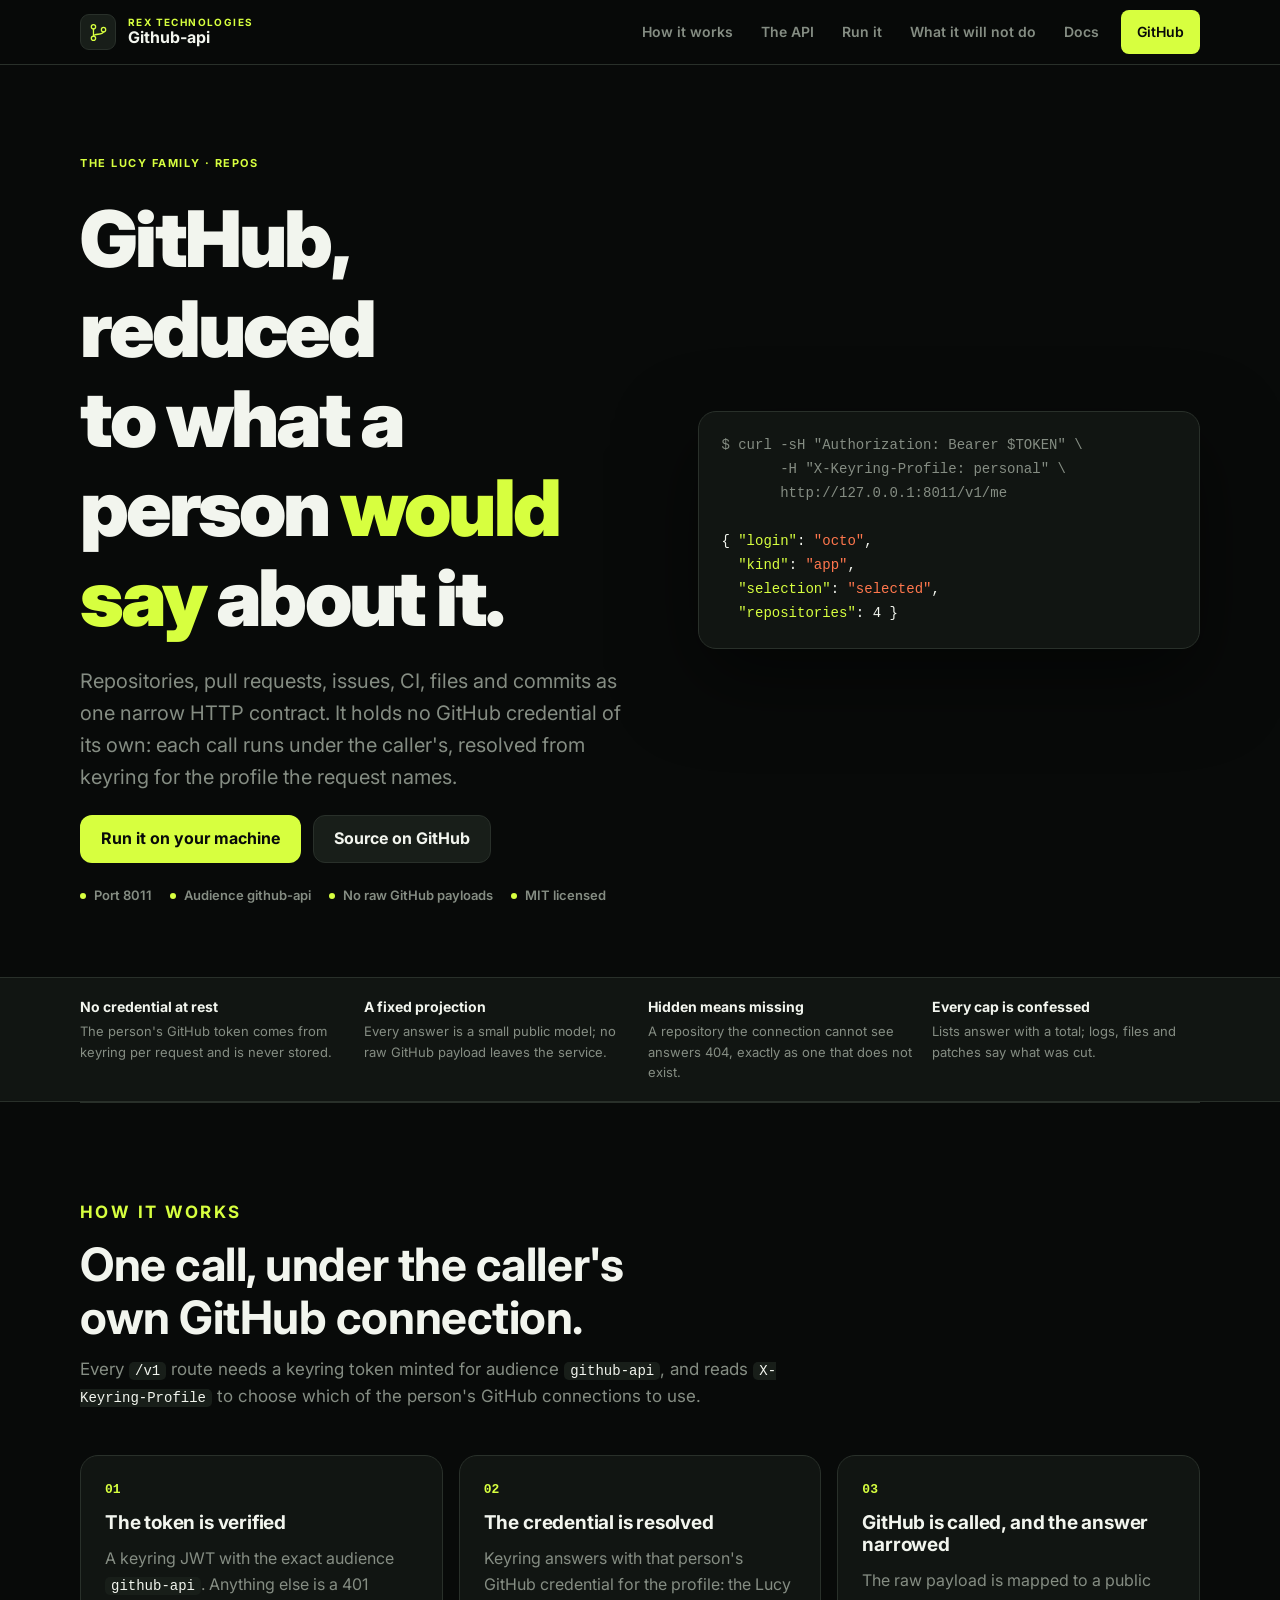
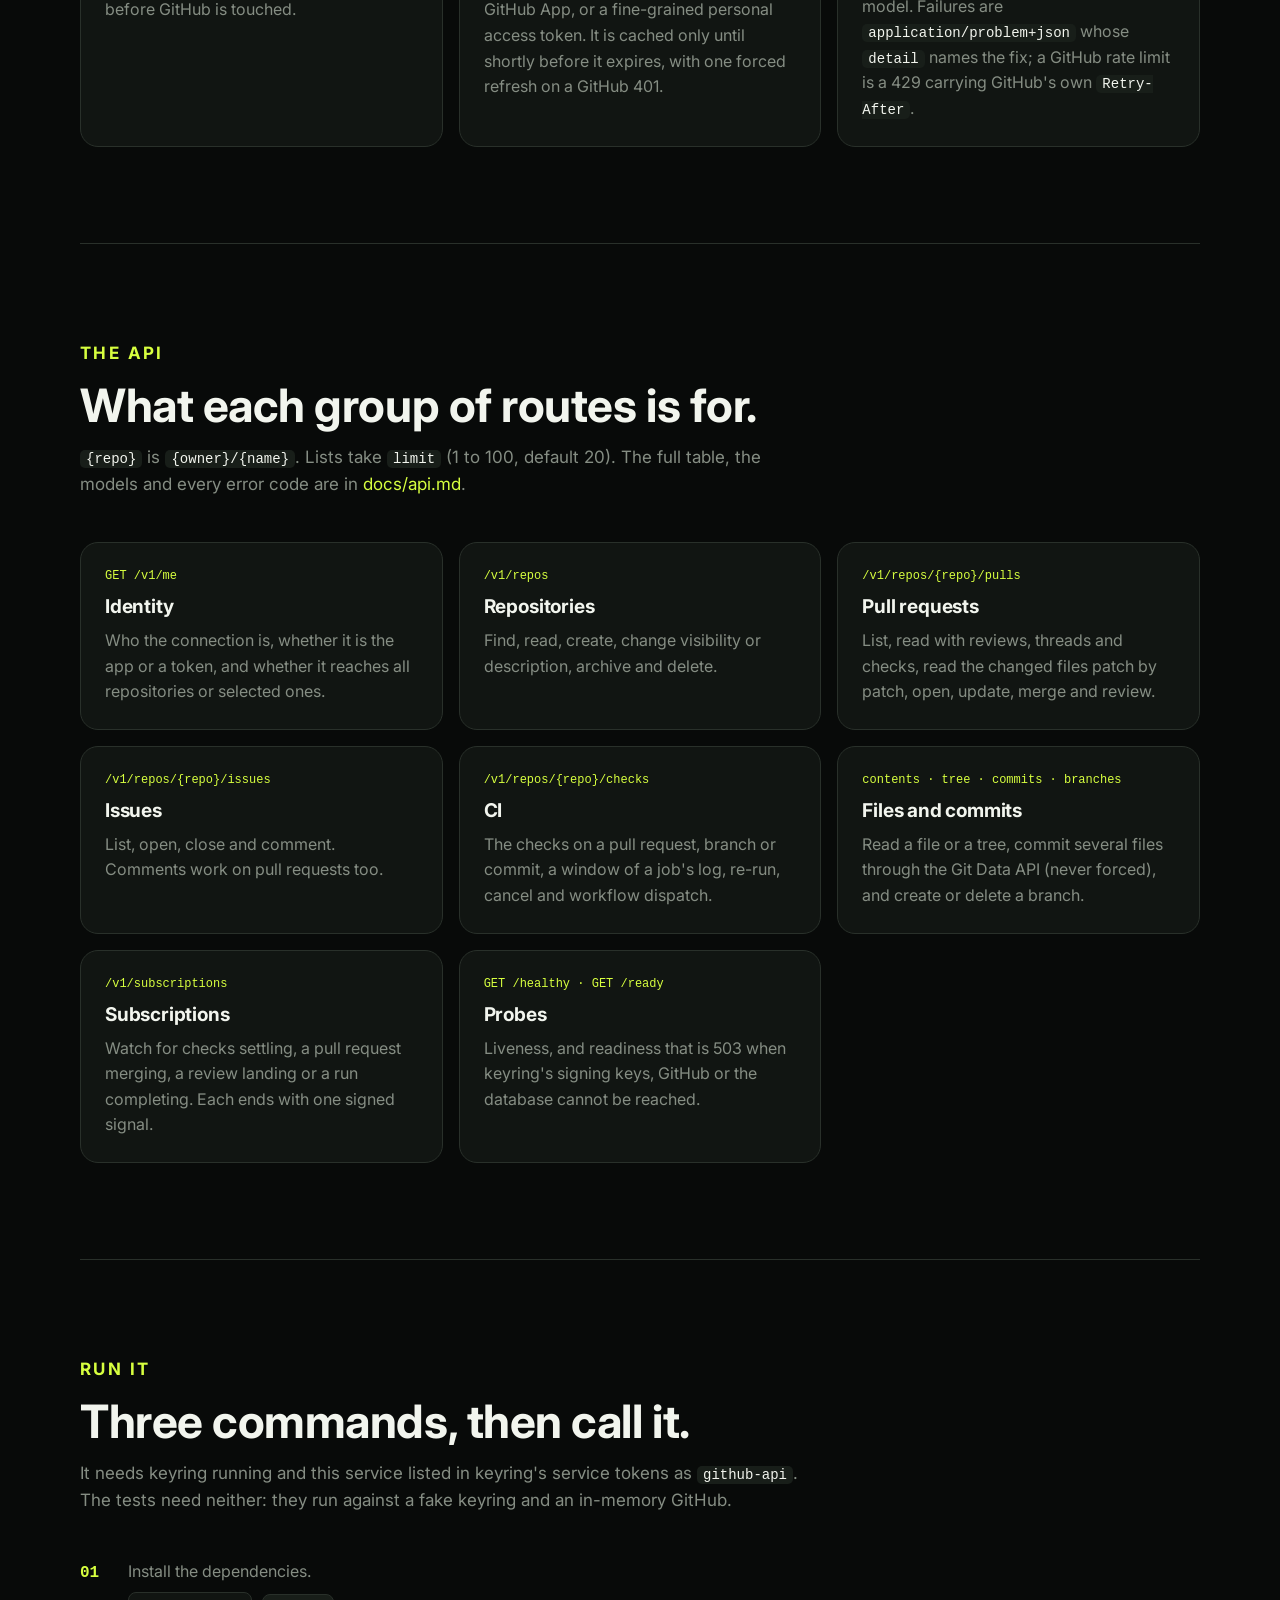
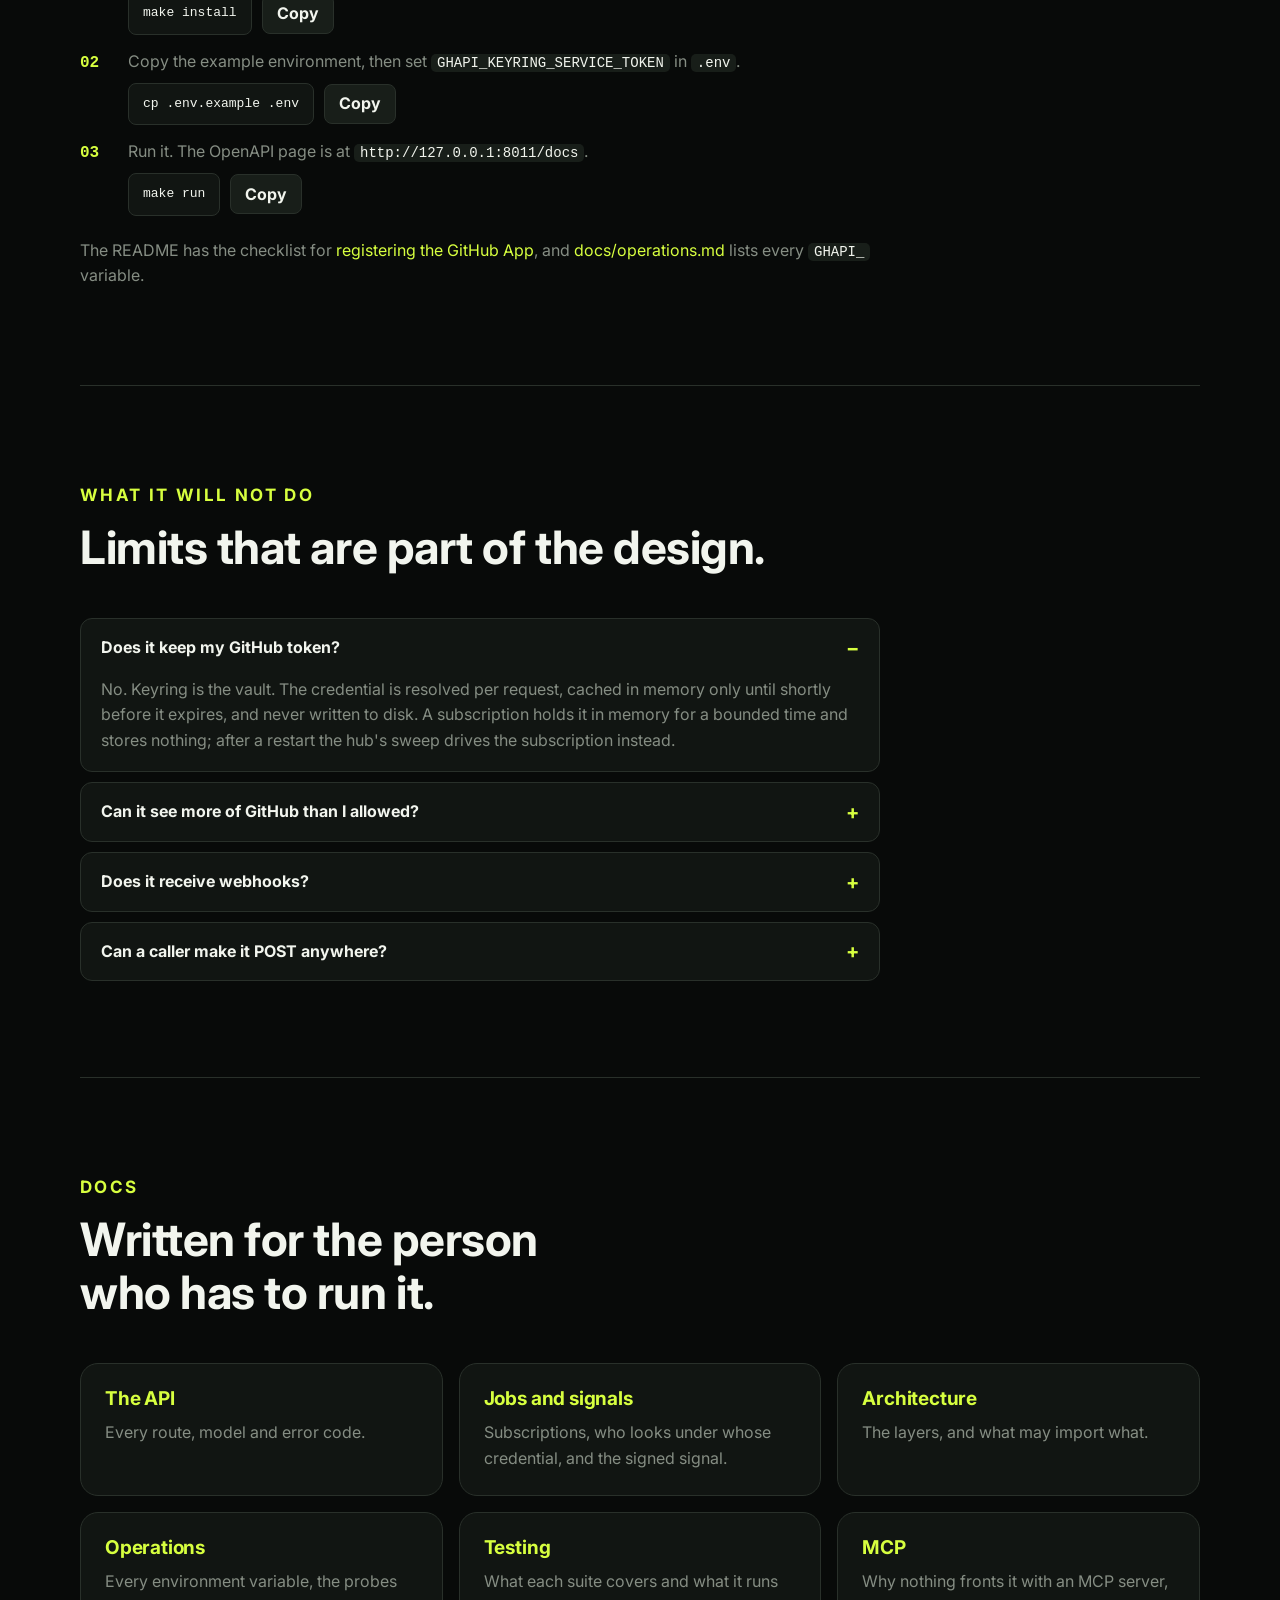
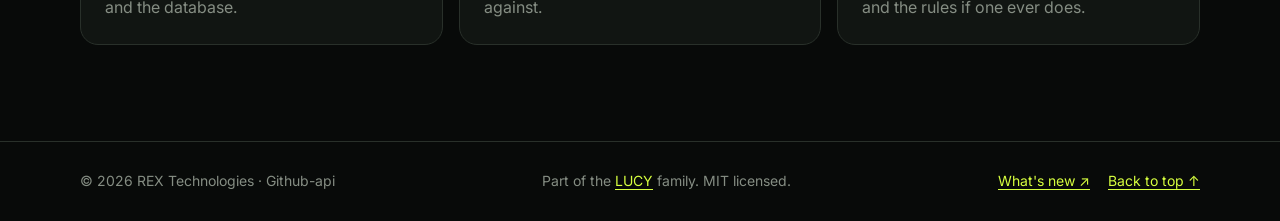
<file: site/index.html>
<!doctype html>
<html lang="en" class="no-js">
<head>
<meta charset="utf-8">
<meta name="viewport" content="width=device-width,initial-scale=1">
<meta name="description" content="Github-api is the LUCY family&#x27;s repos service: repositories, pull requests, issues, CI, files and commits as a narrow HTTP contract, under the person&#x27;s own GitHub credential resolved from keyring, with subscriptions that end in one signed signal. A REX Technologies product.">
<meta name="robots" content="index,follow">
<meta name="color-scheme" content="dark">
<meta name="theme-color" content="#080A09">
<meta property="og:title" content="Github-api — GitHub for an assistant — REX Technologies">
<meta property="og:description" content="Github-api is the LUCY family&#x27;s repos service: repositories, pull requests, issues, CI, files and commits as a narrow HTTP contract, under the person&#x27;s own GitHub credential resolved from keyring, with subscriptions that end in one signed signal. A REX Technologies product.">
<meta property="og:type" content="website">
<meta property="og:url" content="https://tochi-mba.github.io/Github-api/">
<meta name="twitter:card" content="summary">
<link rel="canonical" href="https://tochi-mba.github.io/Github-api/">
<link rel="icon" href="favicon.svg" type="image/svg+xml">
<link rel="preconnect" href="https://fonts.googleapis.com">
<link rel="preconnect" href="https://fonts.gstatic.com" crossorigin>
<link href="https://fonts.googleapis.com/css2?family=Inter:wght@400;600;700;900&display=swap" rel="stylesheet">
<link rel="stylesheet" href="styles.css">
<script>document.documentElement.classList.replace("no-js","js");</script>
<noscript><style>@media(max-width:760px){.site-nav{display:flex!important;position:static!important;flex-direction:column}.menu-button{display:none!important}}</style></noscript>
<title>Github-api — GitHub for an assistant — REX Technologies</title>
</head>
<body>
<a class="skip-link" href="#main">Skip to content</a>
<div class="ambient ambient-one" aria-hidden="true"></div>
<div class="ambient ambient-two" aria-hidden="true"></div>

<header class="site-header">
  <div class="container nav-wrap">
    <a class="brand" href="#top" aria-label="Github-api, by REX Technologies">
      <span class="brand-mark" aria-hidden="true"><svg viewBox="0 0 32 32"><circle cx="9" cy="8" r="3"/><circle cx="9" cy="24" r="3"/><circle cx="23" cy="12" r="3"/><path d="M9 11v10M23 15c0 5-14 2-14 6"/></svg></span>
      <span class="brand-lockup"><span class="brand-company">REX Technologies</span><span class="brand-name">Github-api</span></span>
    </a>
    <button class="menu-button" type="button" aria-expanded="false" aria-controls="site-nav"><span class="sr-only">Toggle navigation</span><span></span><span></span></button>
    <nav id="site-nav" class="site-nav" aria-label="Primary navigation">
      <a href="#how">How it works</a>
      <a href="#api">The API</a>
      <a href="#install">Run it</a>
      <a href="#limits">What it will not do</a>
      <a href="#docs">Docs</a>
      <a class="nav-github" href="https://github.com/tochi-mba/Github-api">GitHub</a>
    </nav>
  </div>
</header>

<main id="main">
  <section class="hero container" id="top">
    <div class="hero-copy">
      <p class="eyebrow signal">The LUCY family · repos</p>
      <h1>GitHub, reduced to what a person <span>would say</span> about it.</h1>
      <p class="hero-lede">Repositories, pull requests, issues, CI, files and commits as one narrow HTTP contract. It holds no GitHub credential of its own: each call runs under the caller's, resolved from keyring for the profile the request names.</p>
      <div class="hero-actions">
        <a class="button button-primary" href="#install">Run it on your machine</a>
        <a class="button button-secondary" href="https://github.com/tochi-mba/Github-api">Source on GitHub</a>
      </div>
      <div class="hero-meta">
        <span>Port 8011</span>
        <span>Audience github-api</span>
        <span>No raw GitHub payloads</span>
        <span>MIT licensed</span>
      </div>
    </div>
    <pre class="console" aria-label="Who the caller is on GitHub"><code><span class="you">$ curl -sH "Authorization: Bearer $TOKEN" \
       -H "X-Keyring-Profile: personal" \
       http://127.0.0.1:8011/v1/me</span>

{ <span class="k">"login"</span>: <span class="s">"octo"</span>,
  <span class="k">"kind"</span>: <span class="s">"app"</span>,
  <span class="k">"selection"</span>: <span class="s">"selected"</span>,
  <span class="k">"repositories"</span>: 4 }</code></pre>
  </section>

  <section class="trust-strip">
    <div class="container trust-grid">
      <div><strong>No credential at rest</strong><span>The person&#x27;s GitHub token comes from keyring per request and is never stored.</span></div>
      <div><strong>A fixed projection</strong><span>Every answer is a small public model; no raw GitHub payload leaves the service.</span></div>
      <div><strong>Hidden means missing</strong><span>A repository the connection cannot see answers 404, exactly as one that does not exist.</span></div>
      <div><strong>Every cap is confessed</strong><span>Lists answer with a total; logs, files and patches say what was cut.</span></div>
    </div>
  </section>

  <section class="section container" id="how">
    <div class="section-heading">
      <p class="eyebrow signal">How it works</p>
      <h2>One call, under the caller's own GitHub connection.</h2>
      <p>Every <code>/v1</code> route needs a keyring token minted for audience <code>github-api</code>, and reads <code>X-Keyring-Profile</code> to choose which of the person's GitHub connections to use.</p>
    </div>
    <div class="steps">
      <div class="step">
        <span class="step-number">01</span>
        <h3>The token is verified</h3>
        <p>A keyring JWT with the exact audience <code>github-api</code>. Anything else is a 401 before GitHub is touched.</p>
      </div>
      <div class="step">
        <span class="step-number">02</span>
        <h3>The credential is resolved</h3>
        <p>Keyring answers with that person's GitHub credential for the profile: the Lucy GitHub App, or a fine-grained personal access token. It is cached only until shortly before it expires, with one forced refresh on a GitHub 401.</p>
      </div>
      <div class="step">
        <span class="step-number">03</span>
        <h3>GitHub is called, and the answer narrowed</h3>
        <p>The raw payload is mapped to a public model. Failures are <code>application/problem+json</code> whose <code>detail</code> names the fix; a GitHub rate limit is a 429 carrying GitHub's own <code>Retry-After</code>.</p>
      </div>
    </div>
  </section>

  <section class="section container" id="api">
    <div class="section-heading">
      <p class="eyebrow signal">The API</p>
      <h2>What each group of routes is for.</h2>
      <p><code>{repo}</code> is <code>{owner}/{name}</code>. Lists take <code>limit</code> (1 to 100, default 20). The full table, the models and every error code are in <a href="https://github.com/tochi-mba/Github-api/blob/main/docs/api.md">docs/api.md</a>.</p>
    </div>
    <div class="feature-grid">
      <div class="feature-card"><span class="meta">GET /v1/me</span><h3>Identity</h3><p>Who the connection is, whether it is the app or a token, and whether it reaches all repositories or selected ones.</p></div>
      <div class="feature-card"><span class="meta">/v1/repos</span><h3>Repositories</h3><p>Find, read, create, change visibility or description, archive and delete.</p></div>
      <div class="feature-card"><span class="meta">/v1/repos/{repo}/pulls</span><h3>Pull requests</h3><p>List, read with reviews, threads and checks, read the changed files patch by patch, open, update, merge and review.</p></div>
      <div class="feature-card"><span class="meta">/v1/repos/{repo}/issues</span><h3>Issues</h3><p>List, open, close and comment. Comments work on pull requests too.</p></div>
      <div class="feature-card"><span class="meta">/v1/repos/{repo}/checks</span><h3>CI</h3><p>The checks on a pull request, branch or commit, a window of a job's log, re-run, cancel and workflow dispatch.</p></div>
      <div class="feature-card"><span class="meta">contents · tree · commits · branches</span><h3>Files and commits</h3><p>Read a file or a tree, commit several files through the Git Data API (never forced), and create or delete a branch.</p></div>
      <div class="feature-card"><span class="meta">/v1/subscriptions</span><h3>Subscriptions</h3><p>Watch for checks settling, a pull request merging, a review landing or a run completing. Each ends with one signed signal.</p></div>
      <div class="feature-card"><span class="meta">GET /healthy · GET /ready</span><h3>Probes</h3><p>Liveness, and readiness that is 503 when keyring's signing keys, GitHub or the database cannot be reached.</p></div>
    </div>
  </section>

  <section class="section container" id="install">
    <div class="section-heading">
      <p class="eyebrow signal">Run it</p>
      <h2>Three commands, then call it.</h2>
      <p>It needs keyring running and this service listed in keyring's service tokens as <code>github-api</code>. The tests need neither: they run against a fake keyring and an in-memory GitHub.</p>
    </div>
    <ol class="install-steps">
      <li>Install the dependencies.
        <div class="command-row"><code>make install</code><button class="copy-button" type="button" data-copy="make install">Copy</button></div>
      </li>
      <li>Copy the example environment, then set <code>GHAPI_KEYRING_SERVICE_TOKEN</code> in <code>.env</code>.
        <div class="command-row"><code>cp .env.example .env</code><button class="copy-button" type="button" data-copy="cp .env.example .env">Copy</button></div>
      </li>
      <li>Run it. The OpenAPI page is at <code>http://127.0.0.1:8011/docs</code>.
        <div class="command-row"><code>make run</code><button class="copy-button" type="button" data-copy="make run">Copy</button></div>
      </li>
    </ol>
    <p class="install-note">The README has the checklist for <a href="https://github.com/tochi-mba/Github-api#registering-the-lucy-github-app-operator-once">registering the GitHub App</a>, and <a href="https://github.com/tochi-mba/Github-api/blob/main/docs/operations.md">docs/operations.md</a> lists every <code>GHAPI_</code> variable.</p>
    <p id="copy-status" class="sr-only" aria-live="polite"></p>
  </section>

  <section class="section container" id="limits">
    <div class="section-heading">
      <p class="eyebrow signal">What it will not do</p>
      <h2>Limits that are part of the design.</h2>
    </div>
    <div class="faq">
      <details open>
        <summary>Does it keep my GitHub token?</summary>
        <p>No. Keyring is the vault. The credential is resolved per request, cached in memory only until shortly before it expires, and never written to disk. A subscription holds it in memory for a bounded time and stores nothing; after a restart the hub's sweep drives the subscription instead.</p>
      </details>
      <details>
        <summary>Can it see more of GitHub than I allowed?</summary>
        <p>No. How much it reaches is chosen on GitHub: the app is installed on all repositories or on selected ones, and a fine-grained token carries its own limits. <code>GET /v1/me</code> reports which.</p>
      </details>
      <details>
        <summary>Does it receive webhooks?</summary>
        <p>No. It polls. A subscription is looked at when it is opened, in the background, and on every read, and every subscription expires on its own, at most a week out.</p>
      </details>
      <details>
        <summary>Can a caller make it POST anywhere?</summary>
        <p>Not in production: <code>GHAPI_SIGNAL_URL_PREFIXES</code> limits where a signal may be sent. A signal says that something happened, never the result, and is signed with the subscription's own secret.</p>
      </details>
    </div>
  </section>

  <section class="section container" id="docs">
    <div class="section-heading">
      <p class="eyebrow signal">Docs</p>
      <h2>Written for the person who has to run it.</h2>
    </div>
    <div class="feature-grid">
      <a class="feature-card link" href="https://github.com/tochi-mba/Github-api/blob/main/docs/api.md"><h3>The API</h3><p>Every route, model and error code.</p></a>
      <a class="feature-card link" href="https://github.com/tochi-mba/Github-api/blob/main/docs/jobs.md"><h3>Jobs and signals</h3><p>Subscriptions, who looks under whose credential, and the signed signal.</p></a>
      <a class="feature-card link" href="https://github.com/tochi-mba/Github-api/blob/main/docs/architecture.md"><h3>Architecture</h3><p>The layers, and what may import what.</p></a>
      <a class="feature-card link" href="https://github.com/tochi-mba/Github-api/blob/main/docs/operations.md"><h3>Operations</h3><p>Every environment variable, the probes and the database.</p></a>
      <a class="feature-card link" href="https://github.com/tochi-mba/Github-api/blob/main/docs/testing.md"><h3>Testing</h3><p>What each suite covers and what it runs against.</p></a>
      <a class="feature-card link" href="https://github.com/tochi-mba/Github-api/blob/main/docs/mcp.md"><h3>MCP</h3><p>Why nothing fronts it with an MCP server, and the rules if one ever does.</p></a>
    </div>
  </section>
</main>

<footer class="site-footer">
  <div class="container footer-wrap">
    <span>© <span id="year">2026</span> REX Technologies · Github-api</span>
    <span>Part of the <a href="https://tochi-mba.github.io/LUCY-assistant/">LUCY</a> family. MIT licensed.</span>
    <span class="footer-links">
      <a href="https://github.com/tochi-mba/Github-api/blob/main/CHANGELOG.md">What's new <span aria-hidden="true">↗</span></a>
      <a href="#top">Back to top <span aria-hidden="true">↑</span></a>
    </span>
  </div>
</footer>
<script src="app.js" defer></script>
</body>
</html>
</file>
<file: site/styles.css>
/* Github-api — REX Technologies. The ink/signal palette shared across REX products; dark by design. */

:root{
  --ink:#080A09;
  --panel:#111512;
  --raised:#181E19;
  --line:#29302A;
  --text:#F2F5EE;
  --muted:#858D83;
  --signal:#D7FF3F;
  --live:#FF774D;
  --signal-wash:rgba(215,255,63,.10);
  --radius-s:8px;
  --radius-m:12px;
  --radius-l:18px;
  --gutter:clamp(16px,4vw,32px);
  --page:1120px;
  --section:clamp(56px,8vw,96px);
  --font:Inter,"Segoe UI",system-ui,-apple-system,"Helvetica Neue",Arial,sans-serif;
  --mono:"Cascadia Mono","SF Mono",Consolas,ui-monospace,Menlo,monospace;
  color-scheme:dark;
}

*,*::before,*::after{box-sizing:border-box}
html{background:var(--ink);scroll-behavior:smooth;-webkit-text-size-adjust:100%;overflow-x:hidden}
body{margin:0;background:var(--ink);color:var(--text);font-family:var(--font);font-size:16px;line-height:1.6;-webkit-font-smoothing:antialiased;overflow-x:hidden}
a{color:var(--signal);text-decoration:none}
a:hover{text-decoration:underline}
button{font:inherit}
svg{display:block}
code,kbd,pre{font-family:var(--mono)}
:focus-visible{outline:2px solid var(--signal);outline-offset:3px;border-radius:4px}

.container{width:min(var(--page),100% - 2 * var(--gutter));margin-inline:auto}
.section{padding:var(--section) 0;border-top:1px solid var(--line)}
.sr-only{position:absolute;width:1px;height:1px;padding:0;margin:-1px;overflow:hidden;clip:rect(0,0,0,0);white-space:nowrap;border:0}
.skip-link{position:absolute;left:12px;top:-60px;background:var(--signal);color:var(--ink);padding:10px 14px;border-radius:var(--radius-s);font-weight:700;z-index:100}
.skip-link:focus{top:12px}

h1,h2,h3{margin:0;line-height:1.15;font-weight:700;letter-spacing:-.01em}
h1,h2{text-wrap:balance}
h1{font-size:clamp(40px,6.4vw,78px);letter-spacing:-.035em;font-weight:900}
h1 span{color:var(--signal)}
h2{font-size:clamp(28px,4.2vw,46px)}
h3{font-size:19px}
p{margin:0}
strong{font-weight:700;color:var(--text)}
code{color:var(--text);background:var(--raised);padding:1px 6px;border-radius:5px;font-size:14px}
pre code{padding:0;background:none}

.eyebrow{font-size:11px;font-weight:700;letter-spacing:.14em;text-transform:uppercase;color:var(--muted);display:flex;align-items:center;gap:9px}
.eyebrow.signal{color:var(--signal)}

.ambient{position:fixed;border-radius:50%;filter:blur(90px);pointer-events:none;opacity:.14;z-index:-2}
.ambient-one{width:520px;height:520px;background:var(--signal);top:90px;right:-230px}
.ambient-two{width:420px;height:420px;background:var(--live);top:620px;left:-250px}

/* Header */
.site-header{position:sticky;top:0;z-index:50;background:rgba(8,10,9,.86);backdrop-filter:blur(12px);-webkit-backdrop-filter:blur(12px);border-bottom:1px solid var(--line)}
.nav-wrap{min-height:64px;display:flex;align-items:center;gap:12px}
.brand{display:flex;align-items:center;gap:12px;color:var(--text);min-height:44px}
.brand:hover{text-decoration:none}
.brand-mark{width:36px;height:36px;border-radius:9px;display:grid;place-items:center;background:var(--raised);border:1px solid var(--line)}
.brand-mark svg{width:23px;fill:none;stroke:var(--signal);stroke-width:1.8;stroke-linecap:round;stroke-linejoin:round}
.brand-lockup{display:flex;flex-direction:column;gap:1px;line-height:1.08}
.brand-company{font-size:10px;font-weight:700;letter-spacing:.14em;text-transform:uppercase;color:var(--signal)}
.brand-name{font-size:16px;font-weight:700;color:var(--text)}
.site-nav{margin-left:auto;display:flex;align-items:center;gap:4px}
.site-nav a{color:var(--muted);font-size:14px;font-weight:600;white-space:nowrap;padding:10px 12px;border-radius:var(--radius-s);min-height:44px;display:inline-flex;align-items:center}
.site-nav a:hover{color:var(--text);text-decoration:none;background:var(--raised)}
.nav-github{color:var(--ink)!important;background:var(--signal)!important;margin-left:6px;padding-inline:16px!important}
.nav-github:hover{opacity:.9}
.menu-button{margin-left:auto;display:none;min-width:44px;min-height:44px;padding:0 12px;border:1px solid var(--line);border-radius:var(--radius-s);background:transparent;color:var(--text);cursor:pointer}
.menu-button span:not(.sr-only){display:block;width:16px;height:2px;background:currentColor;margin:5px auto}

/* Hero */
.hero{display:grid;grid-template-columns:1.05fr .95fr;gap:clamp(28px,5vw,64px);align-items:center;padding:clamp(48px,7vw,96px) 0 clamp(40px,6vw,72px)}
.hero-copy{display:flex;flex-direction:column;gap:22px}
.hero-lede{font-size:clamp(17px,1.6vw,20px);color:var(--muted);max-width:56ch}
.hero-actions{display:flex;flex-wrap:wrap;gap:12px}
.hero-meta{display:flex;flex-wrap:wrap;gap:8px 18px;color:var(--muted);font-size:13px;font-weight:600}
.hero-meta span::before{content:"";display:inline-block;width:6px;height:6px;border-radius:50%;background:var(--signal);margin-right:8px;vertical-align:middle}
.button{display:inline-flex;align-items:center;gap:8px;min-height:48px;padding:0 20px;border-radius:var(--radius-m);font-weight:700;border:1px solid transparent}
.button:hover{text-decoration:none}
.button-primary{background:var(--signal);color:var(--ink)}
.button-primary:hover{filter:brightness(1.05)}
.button-secondary{background:var(--raised);color:var(--text);border-color:var(--line)}
.button-secondary:hover{border-color:var(--muted)}

/* A window showing a conversation or a plan */
.console{margin:0;padding:22px;border-radius:var(--radius-l);background:var(--panel);border:1px solid var(--line);overflow:auto;font-size:13.5px;line-height:1.7;color:var(--text);box-shadow:0 30px 80px rgba(0,0,0,.5)}
.console .you{color:var(--muted)}
.console .k{color:var(--signal)}
.console .s{color:var(--live)}

/* Trust strip */
.trust-strip{border-top:1px solid var(--line);border-bottom:1px solid var(--line);background:var(--panel)}
.trust-grid{display:grid;grid-template-columns:repeat(4,1fr);gap:16px;padding:18px 0}
.trust-grid div{display:flex;flex-direction:column;gap:2px}
.trust-grid strong{font-size:14px}
.trust-grid span{font-size:13px;color:var(--muted)}

/* Sections */
.section-heading{display:flex;flex-direction:column;gap:12px;max-width:72ch;margin-bottom:clamp(28px,4vw,44px)}
.section-heading p{color:var(--muted);font-size:17px}
.steps{display:grid;grid-template-columns:repeat(3,1fr);gap:16px}
.step{background:var(--panel);border:1px solid var(--line);border-radius:var(--radius-l);padding:24px;display:flex;flex-direction:column;gap:12px}
.step p{color:var(--muted)}
.step-number{font-family:var(--mono);color:var(--signal);font-weight:700;font-size:13px}
.feature-grid{display:grid;grid-template-columns:repeat(3,1fr);gap:16px}
.feature-card{background:var(--panel);border:1px solid var(--line);border-radius:var(--radius-l);padding:24px;display:flex;flex-direction:column;gap:10px}
.feature-card p{color:var(--muted)}
.feature-card.link:hover{border-color:var(--muted);text-decoration:none}
.feature-card .meta{font-family:var(--mono);font-size:12px;color:var(--signal)}

/* Install */
.install-steps{margin:0;padding-left:0;list-style:none;counter-reset:step;display:grid;gap:14px;max-width:80ch}
.install-steps li{counter-increment:step;position:relative;padding-left:48px;color:var(--muted)}
.install-steps li::before{content:counter(step,decimal-leading-zero);position:absolute;left:0;top:2px;font-family:var(--mono);font-weight:700;color:var(--signal)}
.install-steps a{text-decoration:underline;text-underline-offset:3px}
.command-row{display:flex;flex-wrap:wrap;align-items:center;gap:10px;margin-top:8px}
.command-row code{padding:10px 14px;border-radius:var(--radius-s);border:1px solid var(--line);background:var(--panel);font-size:13px;overflow:auto;max-width:100%}
.copy-button{min-height:40px;padding:0 14px;border-radius:var(--radius-s);border:1px solid var(--line);background:var(--raised);color:var(--text);font-weight:700;cursor:pointer}
.copy-button:hover{border-color:var(--muted)}
.install-note{margin-top:22px;color:var(--muted);max-width:80ch}

/* FAQ */
.faq{display:grid;gap:10px;max-width:80ch}
.faq details{background:var(--panel);border:1px solid var(--line);border-radius:var(--radius-m);padding:0 20px}
.faq summary{cursor:pointer;padding:16px 0;font-weight:700;list-style:none;display:flex;justify-content:space-between;gap:16px;align-items:center}
.faq summary::-webkit-details-marker{display:none}
.faq summary::after{content:"+";color:var(--signal);font-weight:700;font-size:20px;line-height:1}
.faq details[open] summary::after{content:"−"}
.faq p{padding:0 0 18px;color:var(--muted)}

/* Footer */
.site-footer{border-top:1px solid var(--line);padding:28px 0;color:var(--muted);font-size:14px}
.footer-wrap{display:flex;flex-wrap:wrap;justify-content:space-between;gap:10px}
.site-footer a{text-decoration:underline;text-underline-offset:3px}
.footer-links{display:flex;flex-wrap:wrap;gap:18px}

/* 404 */
.not-found{padding:clamp(72px,14vh,140px) 0;max-width:720px}
.not-found h1{margin:14px 0 0;font-size:clamp(34px,5.6vw,60px)}
.not-found .hero-lede{margin-top:16px}
.not-found .hero-actions{margin-top:28px}

@media(prefers-reduced-motion:reduce){html{scroll-behavior:auto}*,*::before,*::after{transition:none!important;animation:none!important}}

/* Responsive */
@media(max-width:1000px){
  .hero{grid-template-columns:1fr}
  .steps,.feature-grid{grid-template-columns:repeat(2,1fr)}
  .trust-grid{grid-template-columns:repeat(2,1fr)}
}
@media(max-width:760px){
  .menu-button{display:block}
  .site-nav{display:none;position:absolute;left:0;right:0;top:100%;flex-direction:column;align-items:stretch;padding:10px var(--gutter) 16px;background:var(--ink);border-bottom:1px solid var(--line)}
  .site-nav.open{display:flex}
  .site-nav a{min-height:46px}
  .nav-github{margin-left:0;justify-content:center}
  .brand-name{font-size:14px}
  .steps,.feature-grid{grid-template-columns:1fr}
}
@media(max-width:420px){
  .trust-grid{grid-template-columns:1fr}
}
</file>
